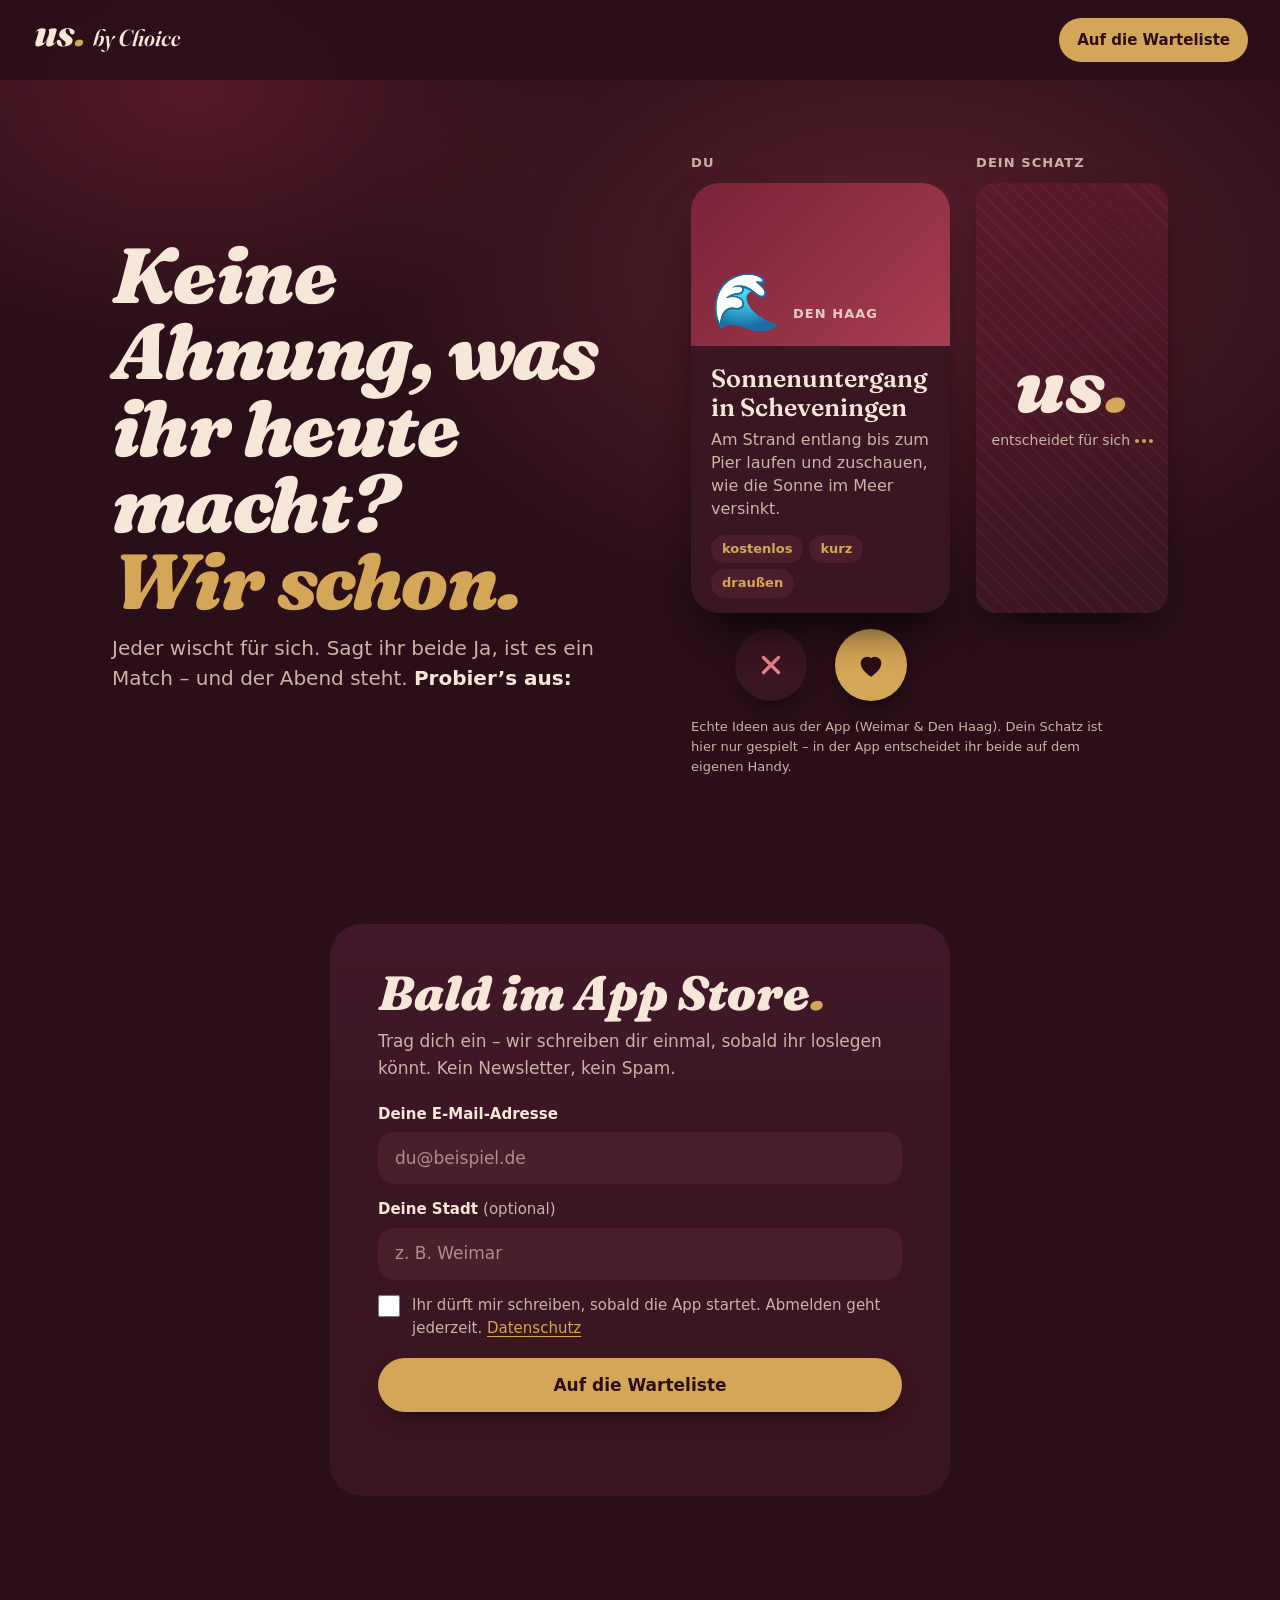
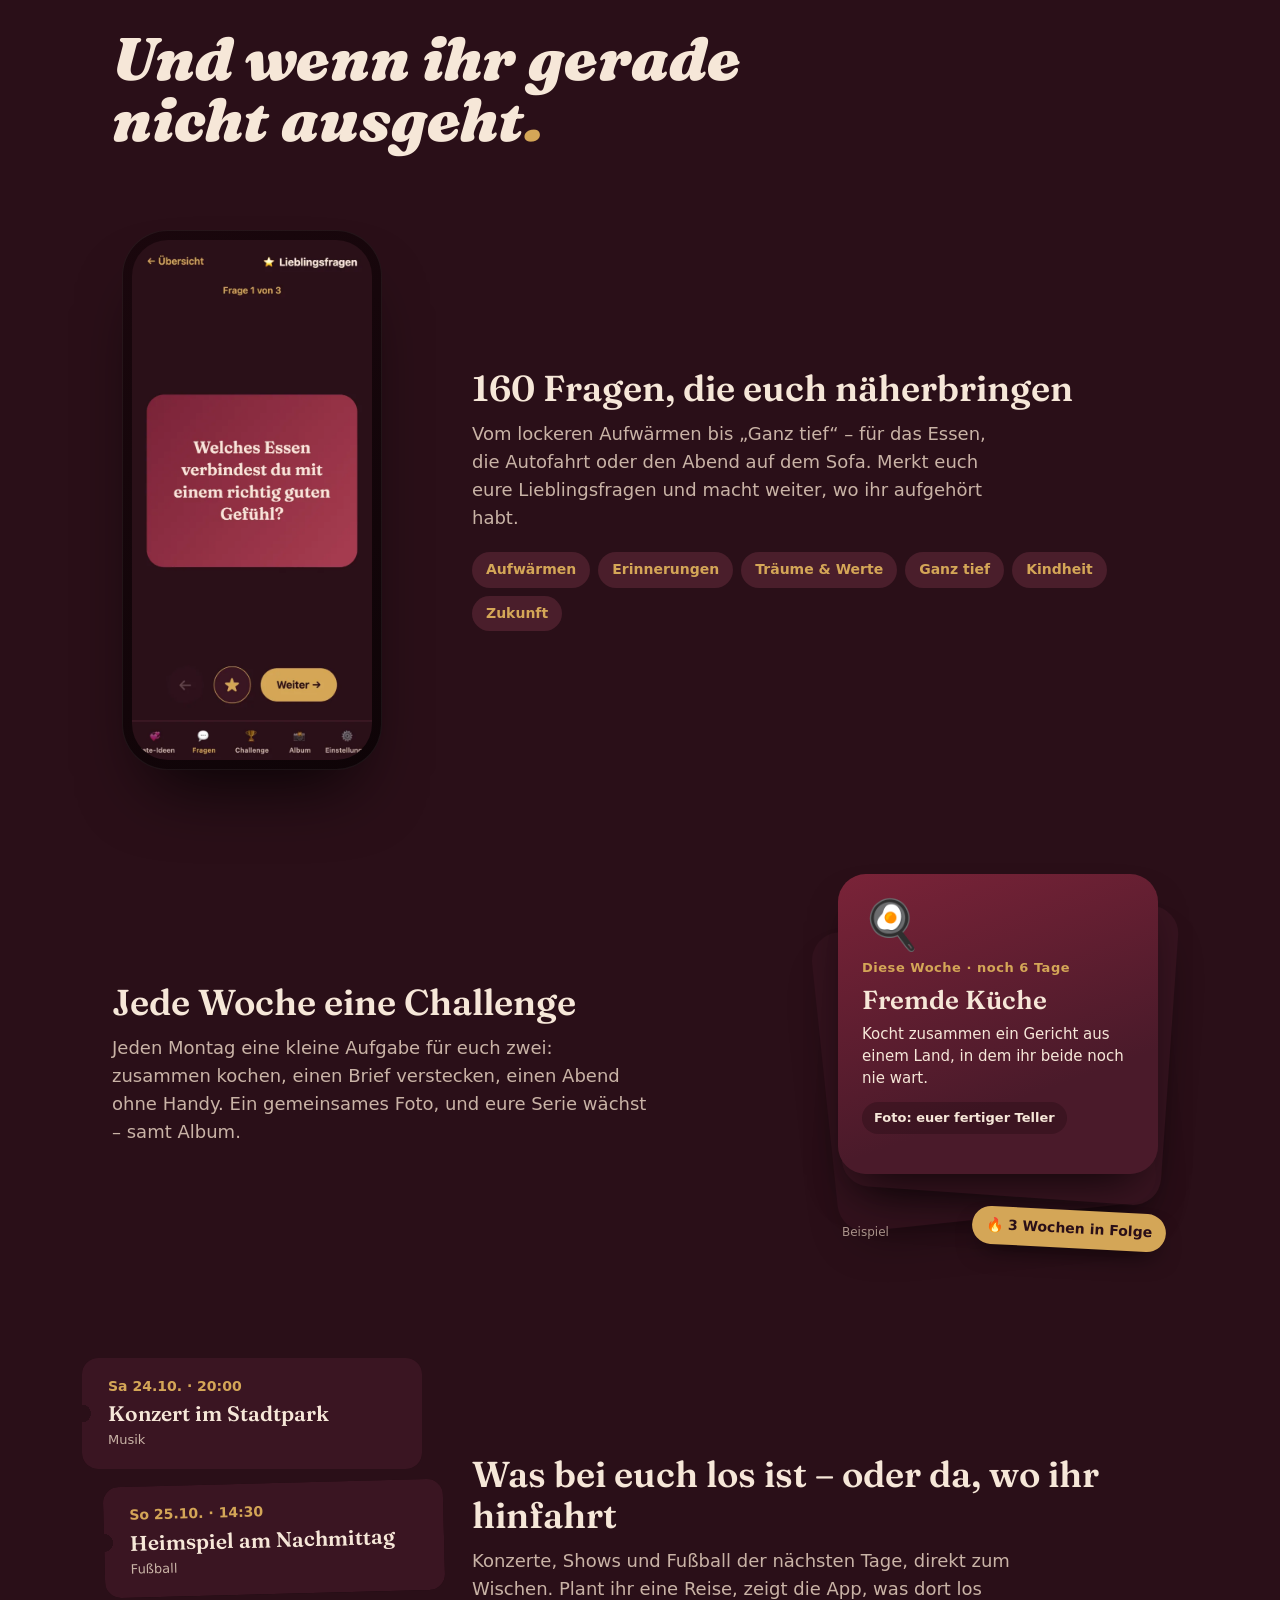
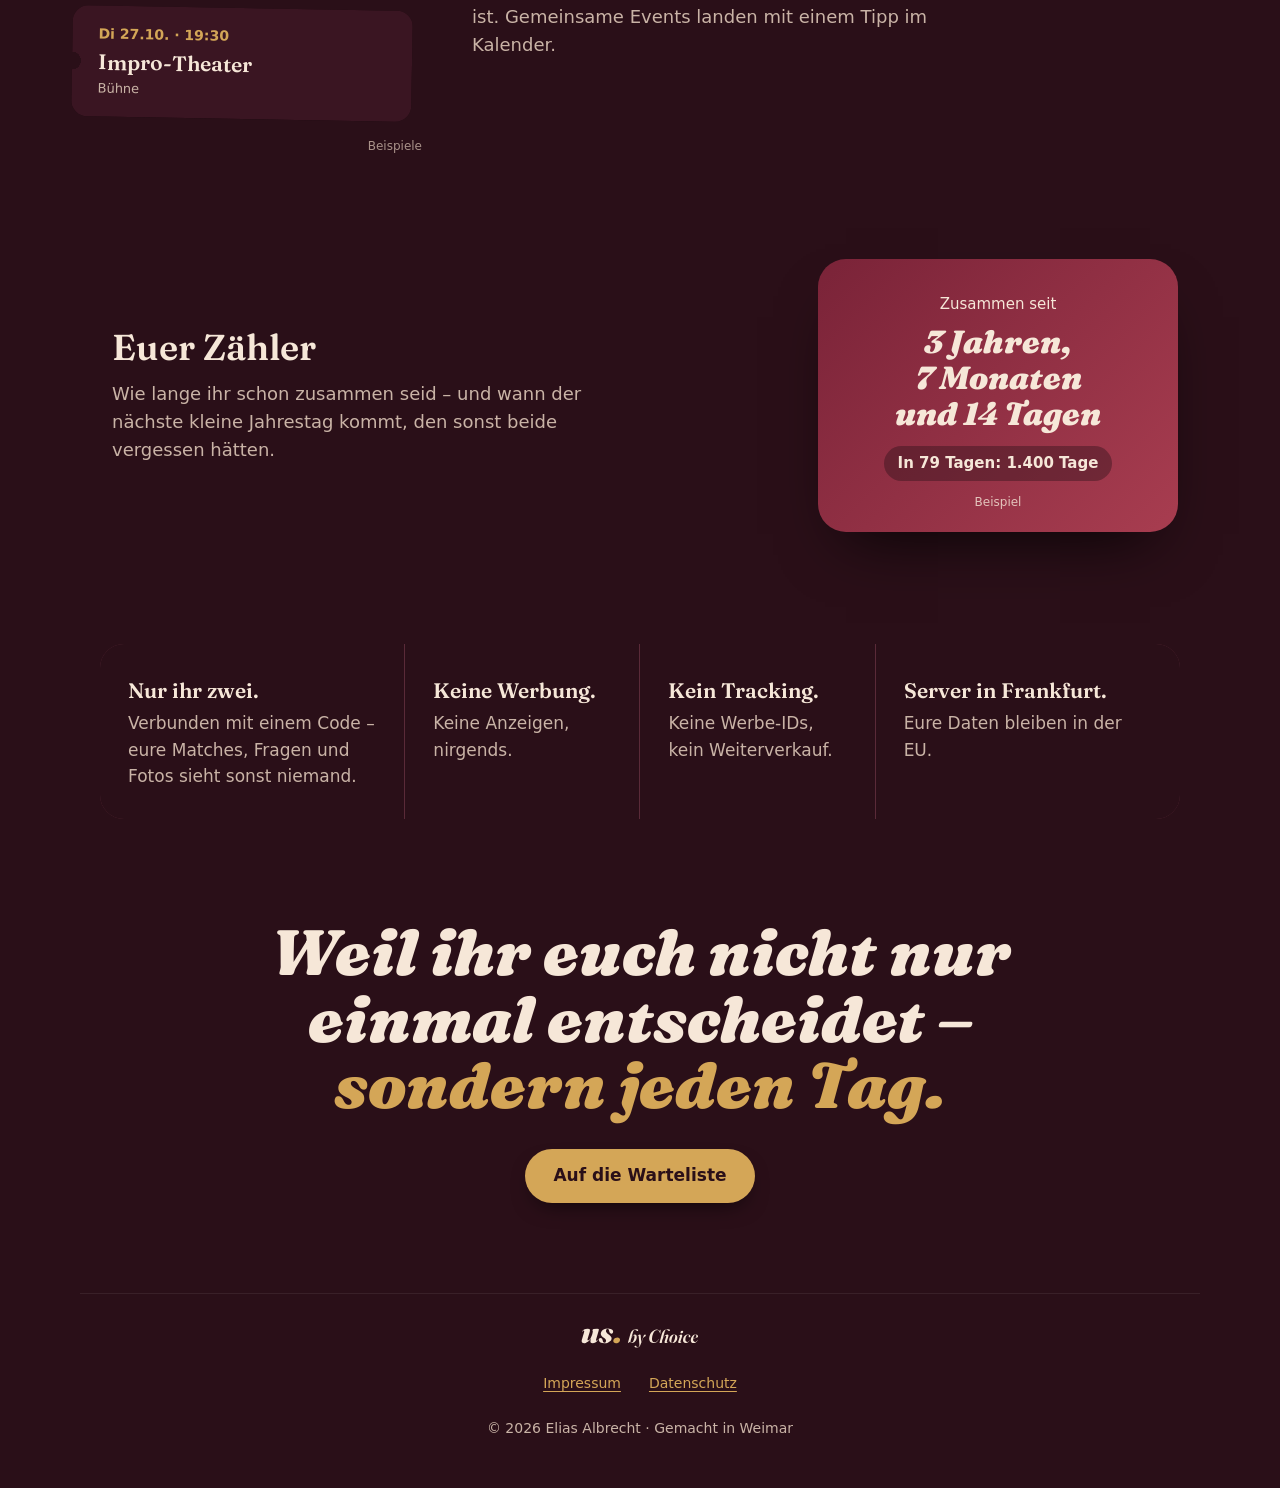
<file: index.html>
<!doctype html>
<html lang="de">
<head>
  <meta charset="utf-8">
  <meta name="viewport" content="width=device-width, initial-scale=1">
  <title>Us by Choice – Keine Ahnung, was ihr heute macht? Wir schon.</title>
  <meta name="description" content="Ihr wischt beide für euch durch Date-Ideen. Sagt ihr beide Ja, habt ihr ein Match – und wisst, was ihr heute macht. Mit echten Orten in eurer Stadt, 160 Fragen und einer Challenge jede Woche.">
  <meta name="theme-color" content="#2A0F18">
  <meta property="og:title" content="Us by Choice – Keine Ahnung, was ihr heute macht? Wir schon.">
  <meta property="og:description" content="Die Date-App für zwei: Ihr wischt beide – bei einem Match wisst ihr, was ihr heute macht.">
  <link rel="preload" href="schrift/Fraunces_900Black_Italic.ttf" as="font" type="font/ttf" crossorigin>
  <link rel="stylesheet" href="stil.css">
  <link rel="icon" href="bilder/favicon.png">
</head>
<body>
<!--
THESIS: Der Besucher erlebt das Match selbst, bevor er liest – zwei Stapel, deiner offen, der deines Schatzes verdeckt; verweigert wird die übliche Hero-Zeile mit Handy-Mockup und Feature-Liste.
OWN-WORLD: Bordeaux-Grund (#2A0F18) mit Samtverlauf, Karten wie in der App (Verlauf #7A2338→#A83D50, Creme-Titel in Fraunces), Gold #D4A657 nur für Ja, Match-Punkt und die eine Hauptaktion; Rückseite der Partnerkarte trägt das „us.“.
STORY: Verstehen (jeder wischt allein) → erleben (Match-Moment) → glauben (Fragen, Challenge, Events, Zähler, privat) → handeln (Warteliste, später App Store).
FIRST VIEWPORT: Oben schmale Leiste mit „us.“ und Warteliste-Knopf; links bzw. oben die Frage in Fraunces 900 kursiv; daneben bzw. darunter die Bühne: deine Karte groß, die Karte deines Schatzes verdeckt, ✕/♥ im Daumenbereich.
FORM: Match zum Ausprobieren, Platz 2 der eigenen Liste, Seed 26b013d6.
FINISH: unreviewed and undocumented is unfinished; this build ends with the finish review, the verdict, DESIGN.md, and every shipping raster carrying its provenance
-->
  <a class="sprung" href="#warteliste">Zur Warteliste springen</a>

  <header class="leiste">
    <a href="#" class="leiste-marke" aria-label="Us by Choice – nach oben"><img src="bilder/wortmarke.svg" alt="" width="152" height="30"></a>
    <a href="#warteliste" class="knopf knopf-klein" data-hauptaktion>Auf die Warteliste</a>
  </header>

  <main>
    <section class="buehne" aria-labelledby="titel">
      <div class="buehne-text">
        <h1 id="titel">Keine Ahnung, was ihr heute macht? <span class="gold-wort">Wir schon<span class="punkt">.</span></span></h1>
        <p class="lead">Jeder wischt für sich. Sagt ihr beide Ja, ist es ein Match – und der Abend steht. <strong>Probier’s aus:</strong></p>
      </div>

      <div class="demo" data-demo tabindex="-1" aria-label="Ausprobieren: Date-Ideen wischen">
        <div class="demo-spalten">
          <div class="demo-spalte demo-du">
            <p class="demo-name">Du</p>
            <div class="stapel" data-stapel>
              <!-- Karten setzt demo.js; ohne JavaScript steht hier eine Beispielkarte -->
              <article class="idee" data-karte>
                <div class="idee-bild" aria-hidden="true"><span class="idee-emoji">🌊</span><span class="idee-ort">Den Haag</span></div>
                <div class="idee-text">
                  <h2 class="idee-titel">Sonnenuntergang in Scheveningen</h2>
                  <p>Am Strand entlang bis zum Pier laufen und zuschauen, wie die Sonne im Meer versinkt.</p>
                  <p class="schilder"><span>kostenlos</span><span>kurz</span><span>draußen</span></p>
                </div>
              </article>
            </div>
          </div>

          <div class="demo-spalte demo-schatz">
            <p class="demo-name">Dein Schatz</p>
            <div class="wende" data-wende>
              <div class="wende-innen">
                <div class="wende-rueck" aria-hidden="true">
                  <span class="monogramm">us<span class="punkt">.</span></span>
                  <span class="wende-hinweis">entscheidet für sich <span class="punkte"><i></i><i></i><i></i></span></span>
                </div>
                <div class="wende-vorn" data-schatz-antwort></div>
              </div>
            </div>
          </div>
        </div>

        <div class="demo-knoepfe">
          <button type="button" class="rund rund-nein" data-nein aria-label="Nein">
            <svg viewBox="0 0 24 24" aria-hidden="true"><path d="M6 6l12 12M18 6L6 18"/></svg>
          </button>
          <button type="button" class="rund rund-ja" data-ja aria-label="Ja">
            <svg viewBox="0 0 24 24" aria-hidden="true"><path d="M12 20.5s-7.5-4.6-7.5-10.2A4.3 4.3 0 0 1 12 7.6a4.3 4.3 0 0 1 7.5 2.7c0 5.6-7.5 10.2-7.5 10.2z"/></svg>
          </button>
        </div>
        <p class="demo-fuss">Echte Ideen aus der App (Weimar &amp; Den Haag). Dein Schatz ist hier nur gespielt – in der App entscheidet ihr beide auf dem eigenen Handy.</p>

        <div class="match" data-match hidden>
          <div class="match-innen" role="dialog" aria-modal="false" aria-labelledby="match-titel">
            <p class="match-emoji" data-match-emoji aria-hidden="true">🌊</p>
            <p class="match-zeile" id="match-titel">Ihr wollt beide<span class="match-punkt" aria-hidden="true"></span><span class="nur-vorlesen">.</span></p>
            <p class="match-idee" data-match-idee>Sonnenuntergang in Scheveningen</p>
            <p class="match-klein">So fühlt sich ein Match an. In der App seht ihr es beide gleichzeitig.</p>
            <a href="#warteliste" class="knopf" data-match-warteliste data-hauptaktion>Auf die Warteliste</a>
            <button type="button" class="leise-knopf" data-weiter>Weiter wischen</button>
          </div>
        </div>

        <div class="ende" data-ende hidden>
          <p class="ende-titel">Das war die Kostprobe<span class="punkt">.</span></p>
          <p>In der App warten über hundert Ideen – echte Orte in eurer Stadt, passend zu Budget, Zeit und Wetter.</p>
          <a href="#warteliste" class="knopf" data-hauptaktion>Auf die Warteliste</a>
          <button type="button" class="leise-knopf" data-nochmal>Nochmal von vorn</button>
        </div>

        <p class="nur-vorlesen" aria-live="polite" data-ansage></p>
      </div>
    </section>

    <section class="warteliste" id="warteliste" aria-labelledby="warteliste-titel">
      <div class="warteliste-karte">
        <h2 id="warteliste-titel">Bald im App Store<span class="punkt">.</span></h2>
        <p class="warteliste-text" data-warteliste-text>Trag dich ein – wir schreiben dir einmal, sobald ihr loslegen könnt. Kein Newsletter, kein Spam.</p>
        <a class="knopf knopf-store" data-store hidden href="#">Laden im App Store</a>
        <form class="formular" data-formular novalidate>
          <div class="feld">
            <label for="email-1">Deine E-Mail-Adresse</label>
            <input id="email-1" name="email" type="email" autocomplete="email" inputmode="email" placeholder="du@beispiel.de" required>
          </div>
          <div class="feld">
            <label for="stadt-1">Deine Stadt <span class="leise">(optional)</span></label>
            <input id="stadt-1" name="stadt" type="text" autocomplete="address-level2" maxlength="60" placeholder="z. B. Weimar">
          </div>
          <div class="versteckt" aria-hidden="true"><label for="feld-b-1">Bitte leer lassen</label><input id="feld-b-1" name="feld-b" type="text" tabindex="-1" autocomplete="off"></div>
          <label class="haken"><input name="einwilligung" type="checkbox"> <span>Ihr dürft mir schreiben, sobald die App startet. Abmelden geht jederzeit. <a href="datenschutz.html">Datenschutz</a></span></label>
          <button type="submit" class="knopf">Auf die Warteliste</button>
          <p class="rueckmeldung" aria-live="polite"></p>
        </form>
      </div>
    </section>

    <section class="kapitel" aria-labelledby="kapitel-titel">
      <h2 id="kapitel-titel" class="kapitel-kopf">Und wenn ihr gerade nicht ausgeht<span class="punkt">.</span></h2>

      <article class="zeile">
        <figure class="handy"><img src="bilder/app-frage.webp" alt="App-Bildschirm mit einer Frage: Welches Essen verbindest du mit einem richtig guten Gefühl?" width="600" height="1298" loading="lazy"></figure>
        <div class="zeile-text">
          <h3>160 Fragen, die euch näherbringen</h3>
          <p>Vom lockeren Aufwärmen bis „Ganz tief“ – für das Essen, die Autofahrt oder den Abend auf dem Sofa. Merkt euch eure Lieblingsfragen und macht weiter, wo ihr aufgehört habt.</p>
          <ul class="rubriken" aria-label="Rubriken">
            <li>Aufwärmen</li><li>Erinnerungen</li><li>Träume &amp; Werte</li><li>Ganz tief</li><li>Kindheit</li><li>Zukunft</li>
          </ul>
        </div>
      </article>

      <article class="zeile zeile-gedreht">
        <div class="challenges" aria-hidden="true">
          <div class="challenge-karte"><span class="ch-emoji">📵</span><span class="ch-woche">Woche 3</span><span class="ch-titel">Handyfreier Abend</span><span class="ch-text">Ein ganzer Abend ohne Handy – Brettspiel, Kochen oder einfach reden.</span></div>
          <div class="challenge-karte"><span class="ch-emoji">✉️</span><span class="ch-woche">Woche 2</span><span class="ch-titel">Brief an uns</span><span class="ch-text">Jeder schreibt einen kurzen Brief an euch beide in einem Jahr.</span></div>
          <div class="challenge-karte ch-oben"><span class="ch-emoji">🍳</span><span class="ch-woche">Diese Woche · noch 6 Tage</span><span class="ch-titel">Fremde Küche</span><span class="ch-text">Kocht zusammen ein Gericht aus einem Land, in dem ihr beide noch nie wart.</span><span class="ch-foto">Foto: euer fertiger Teller</span></div>
          <span class="ch-serie">🔥 3 Wochen in Folge</span>
          <p class="beispiel">Beispiel</p>
        </div>
        <div class="zeile-text">
          <h3>Jede Woche eine Challenge</h3>
          <p>Jeden Montag eine kleine Aufgabe für euch zwei: zusammen kochen, einen Brief verstecken, einen Abend ohne Handy. Ein gemeinsames Foto, und eure Serie wächst – samt Album.</p>
        </div>
      </article>

      <article class="zeile">
        <div class="tickets" aria-hidden="true">
          <div class="ticket"><span class="ticket-zeit">Sa 24.10. · 20:00</span><span class="ticket-titel">Konzert im Stadtpark</span><span class="ticket-art">Musik</span></div>
          <div class="ticket"><span class="ticket-zeit">So 25.10. · 14:30</span><span class="ticket-titel">Heimspiel am Nachmittag</span><span class="ticket-art">Fußball</span></div>
          <div class="ticket"><span class="ticket-zeit">Di 27.10. · 19:30</span><span class="ticket-titel">Impro-Theater</span><span class="ticket-art">Bühne</span></div>
          <p class="beispiel">Beispiele</p>
        </div>
        <div class="zeile-text">
          <h3>Was bei euch los ist – oder da, wo ihr hinfahrt</h3>
          <p>Konzerte, Shows und Fußball der nächsten Tage, direkt zum Wischen. Plant ihr eine Reise, zeigt die App, was dort los ist. Gemeinsame Events landen mit einem Tipp im Kalender.</p>
        </div>
      </article>

      <article class="zeile zeile-gedreht">
        <div class="zaehler" aria-hidden="true">
          <span class="zaehler-klein">Zusammen seit</span>
          <span class="zaehler-zahl">3&nbsp;Jahren, 7&nbsp;Monaten<br>und 14&nbsp;Tagen</span>
          <span class="zaehler-meilenstein">In 79 Tagen: 1.400 Tage</span>
          <p class="beispiel">Beispiel</p>
        </div>
        <div class="zeile-text">
          <h3>Euer Zähler</h3>
          <p>Wie lange ihr schon zusammen seid – und wann der nächste kleine Jahrestag kommt, den sonst beide vergessen hätten.</p>
        </div>
      </article>
    </section>

    <section class="versprechen" aria-labelledby="versprechen-titel">
      <h2 id="versprechen-titel" class="nur-vorlesen">Nur für euch zwei</h2>
      <ul>
        <li class="breit"><strong>Nur ihr zwei.</strong> Verbunden mit einem Code – eure Matches, Fragen und Fotos sieht sonst niemand.</li>
        <li><strong>Keine Werbung.</strong> Keine Anzeigen, nirgends.</li>
        <li><strong>Kein Tracking.</strong> Keine Werbe-IDs, kein Weiterverkauf.</li>
        <li class="breit"><strong>Server in Frankfurt.</strong> Eure Daten bleiben in der EU.</li>
      </ul>
    </section>

    <section class="schluss" aria-labelledby="schluss-titel">
      <h2 id="schluss-titel">Weil ihr euch nicht nur einmal entscheidet&nbsp;– <span class="gold-wort">sondern jeden Tag<span class="punkt">.</span></span></h2>
      <a href="#warteliste" class="knopf" data-hauptaktion>Auf die Warteliste</a>
    </section>
  </main>

  <footer class="fuss">
    <img src="bilder/wortmarke.svg" alt="Us by Choice" width="122" height="24">
    <nav aria-label="Rechtliches"><a href="impressum.html">Impressum</a><a href="datenschutz.html">Datenschutz</a></nav>
    <p>© 2026 Elias Albrecht · Gemacht in Weimar</p>
  </footer>

  <script type="module" src="app.js"></script>
  <script type="module" src="demo.js"></script>
</body>
</html>
</file>
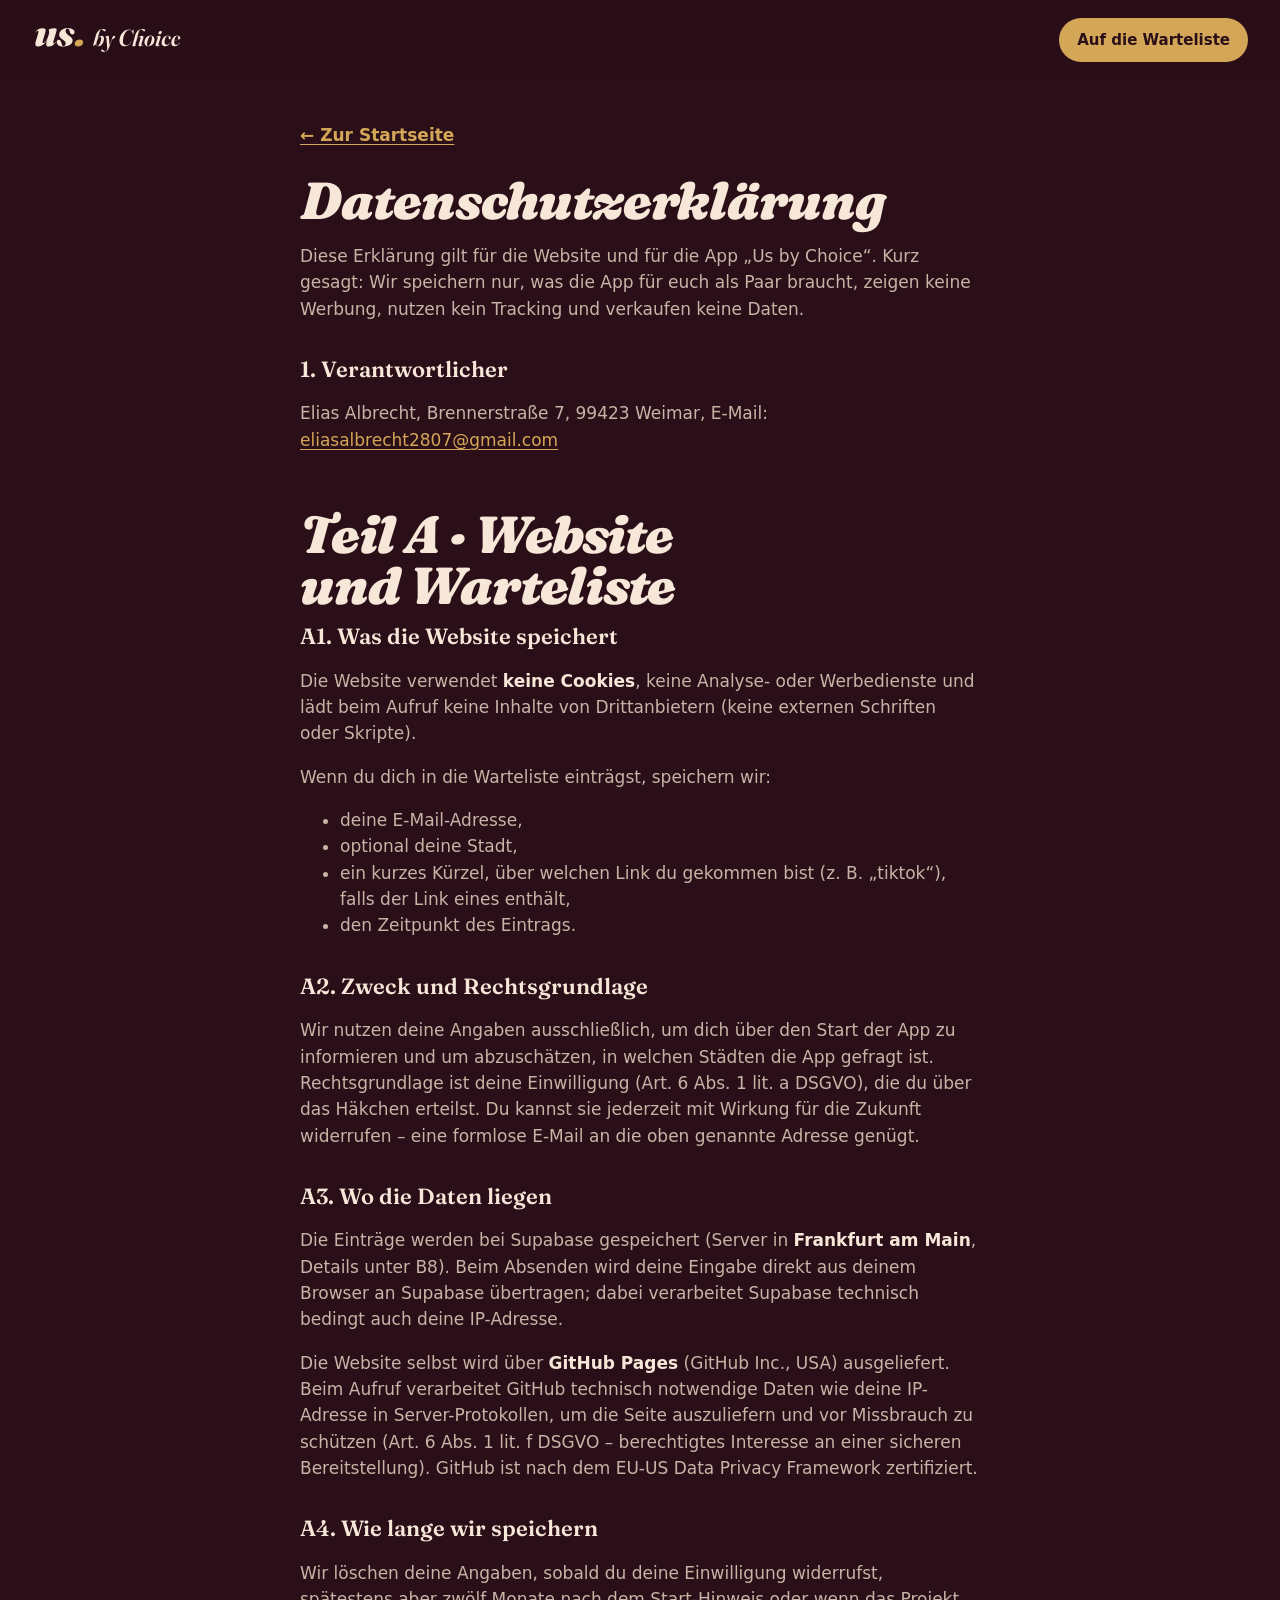
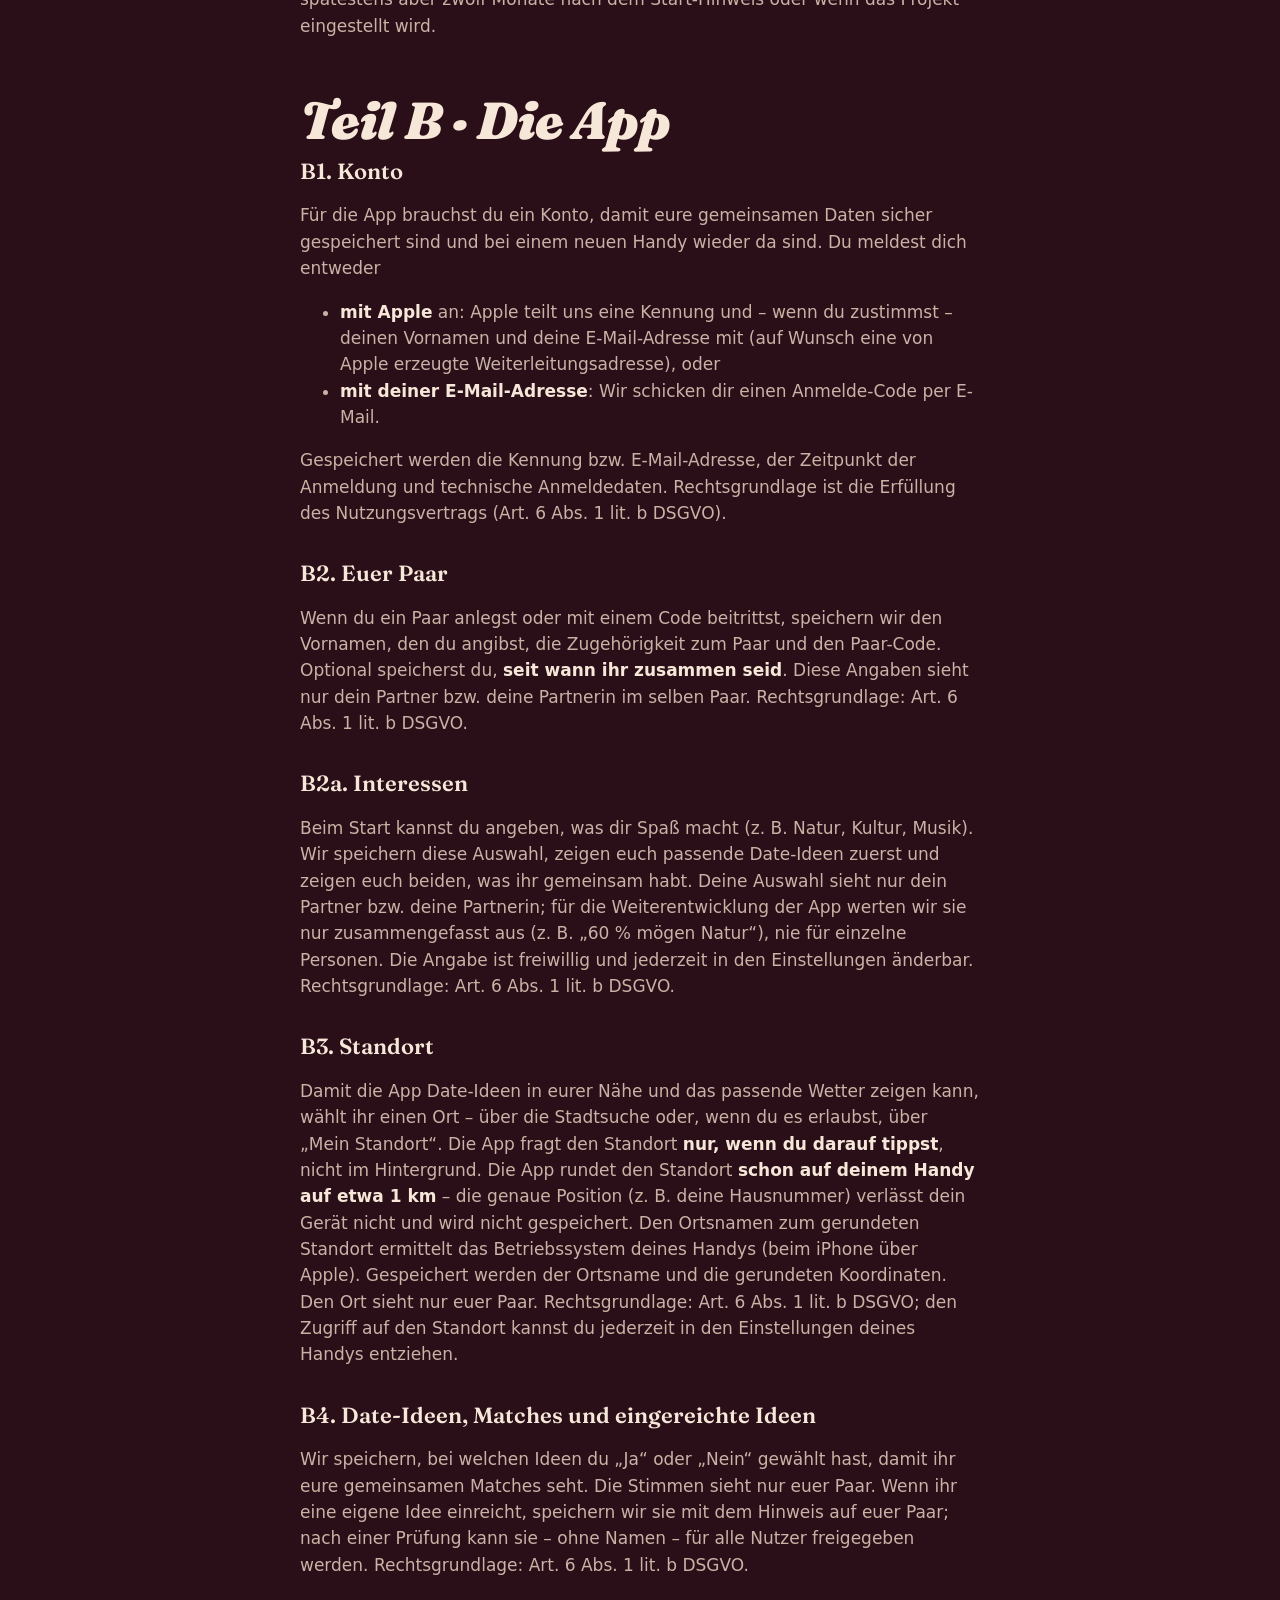
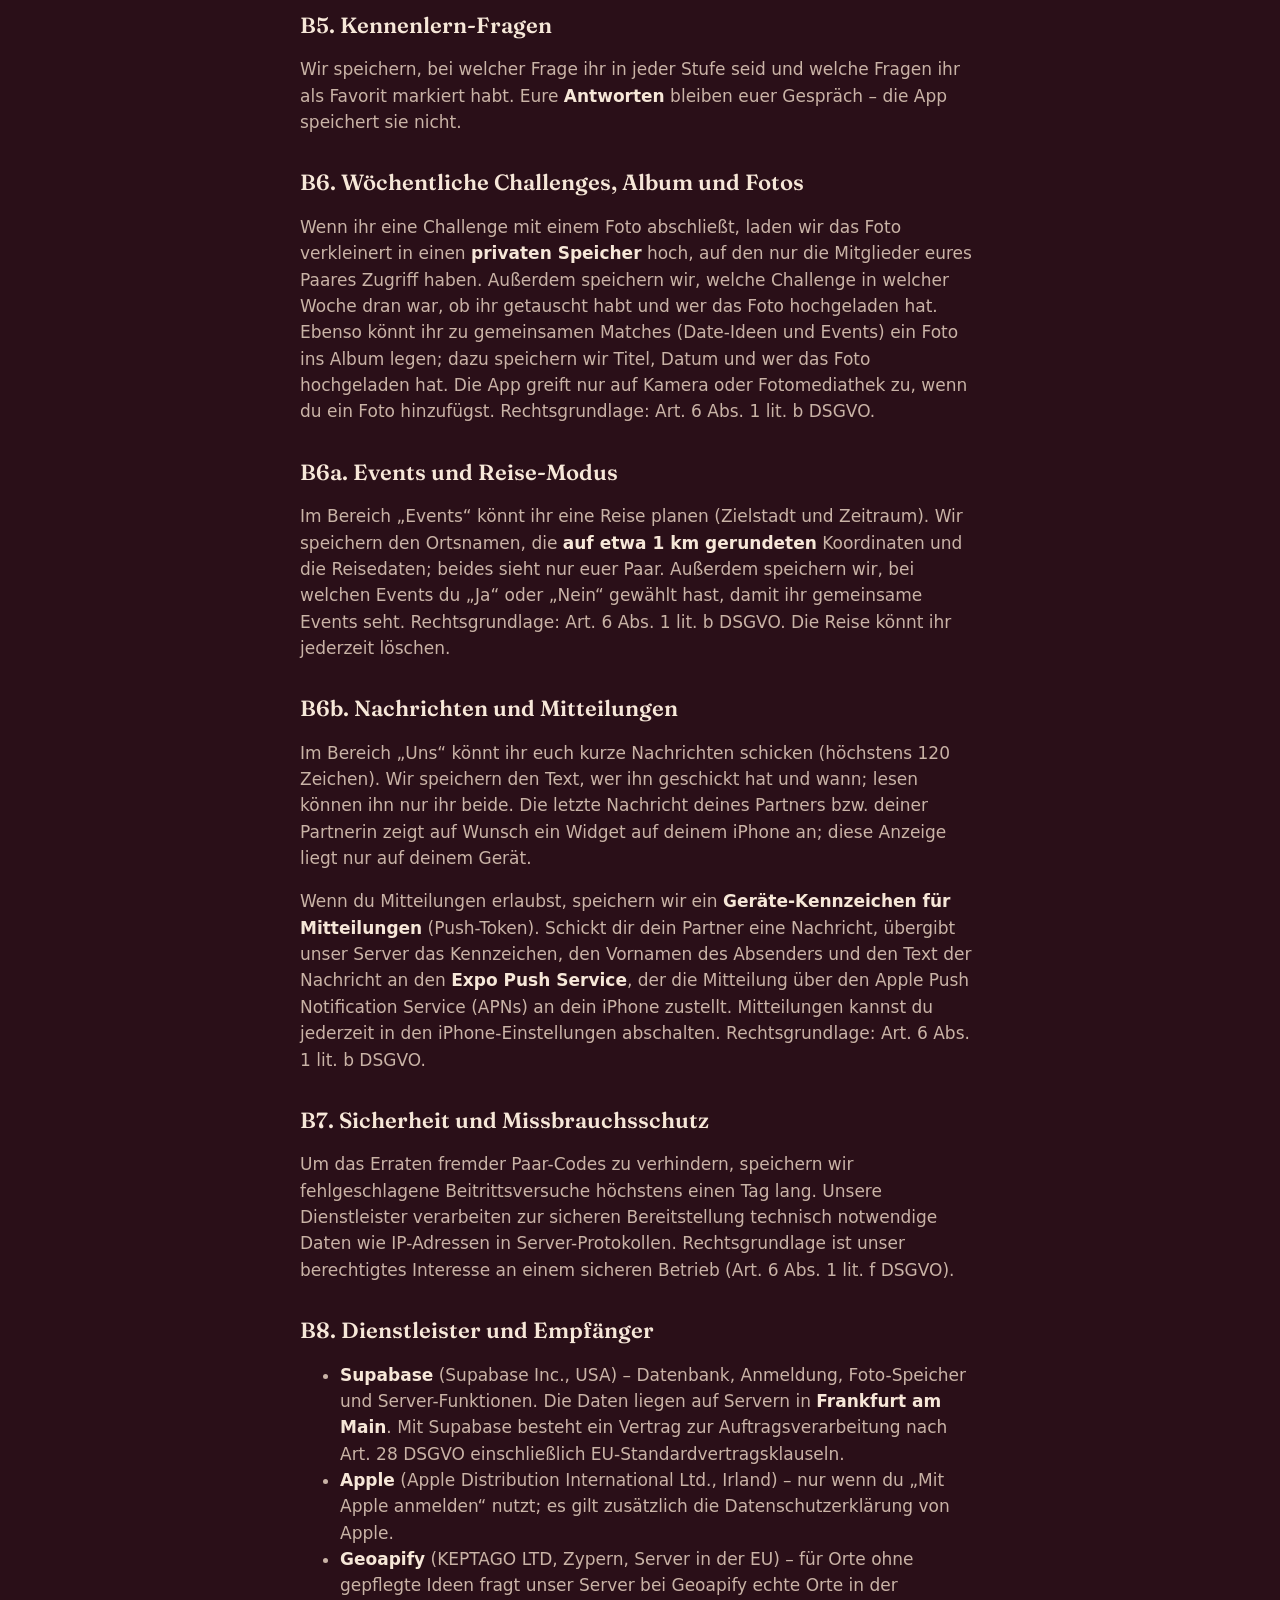
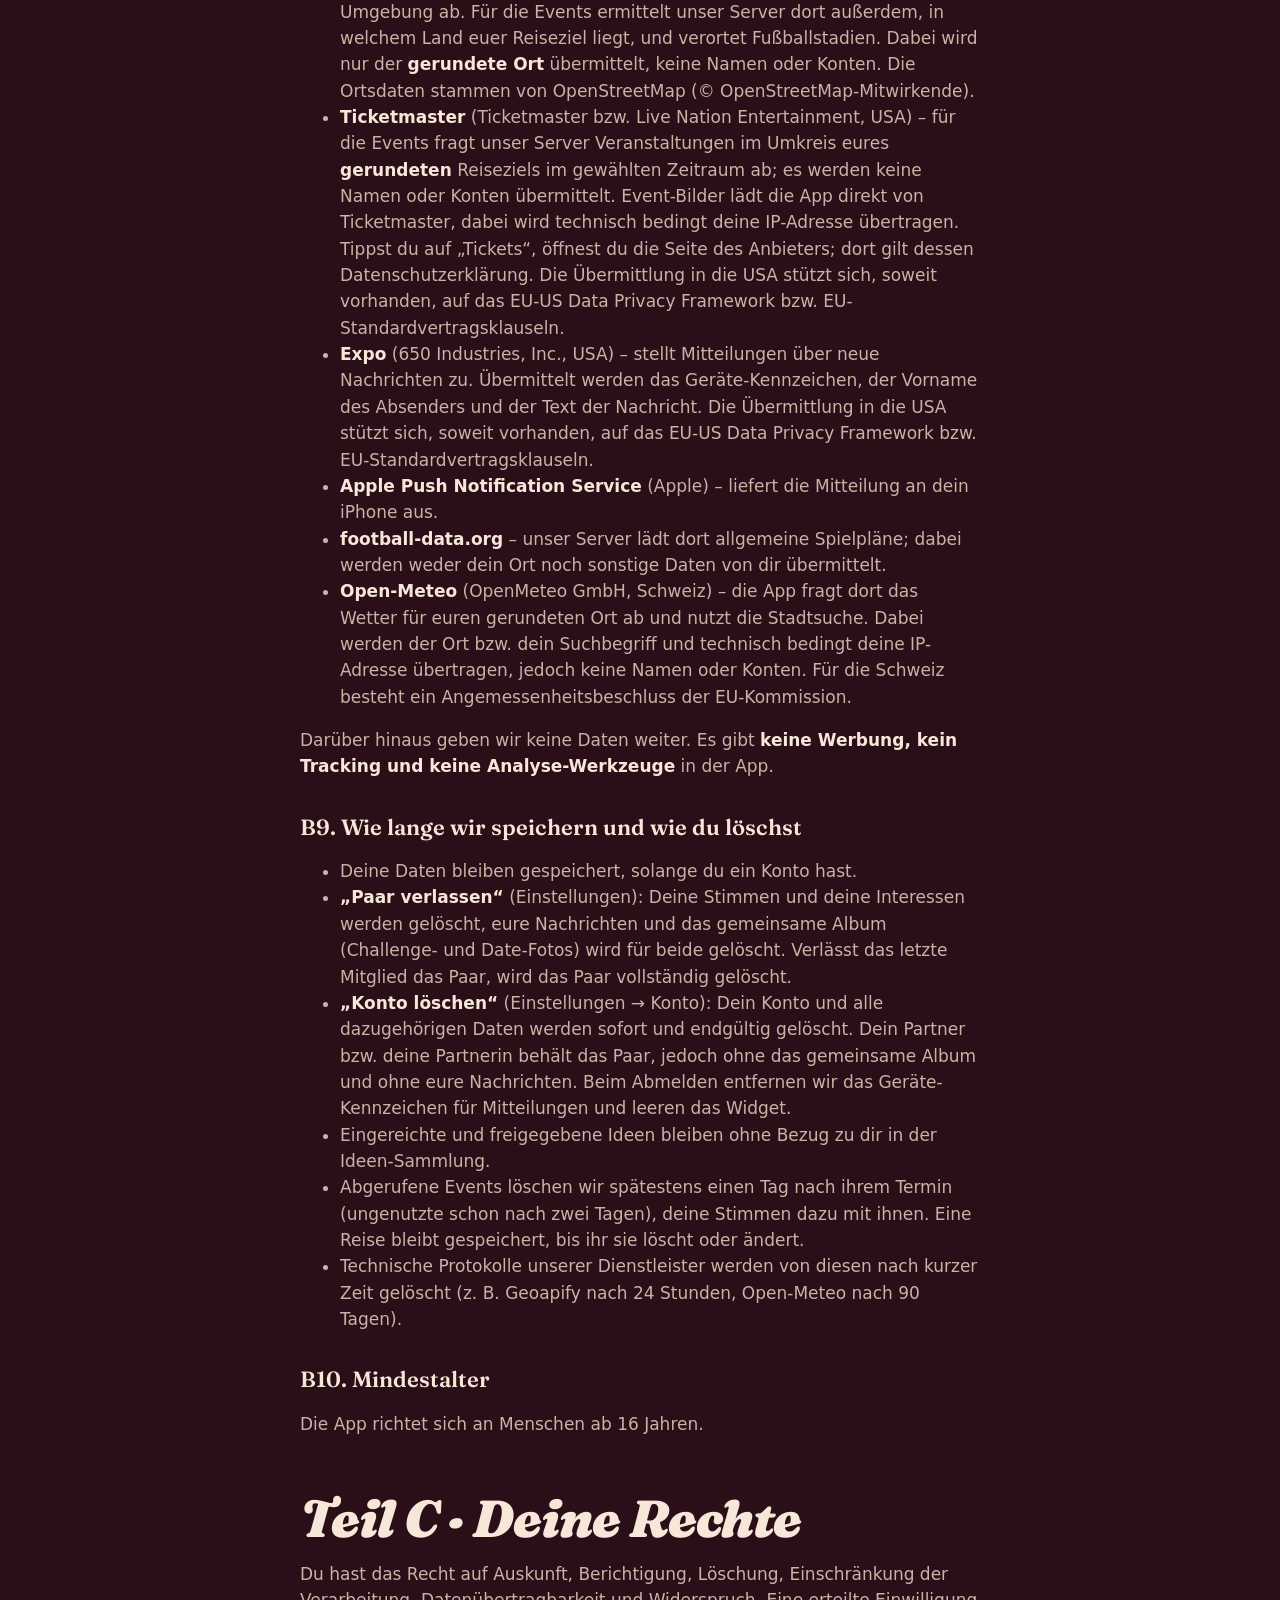
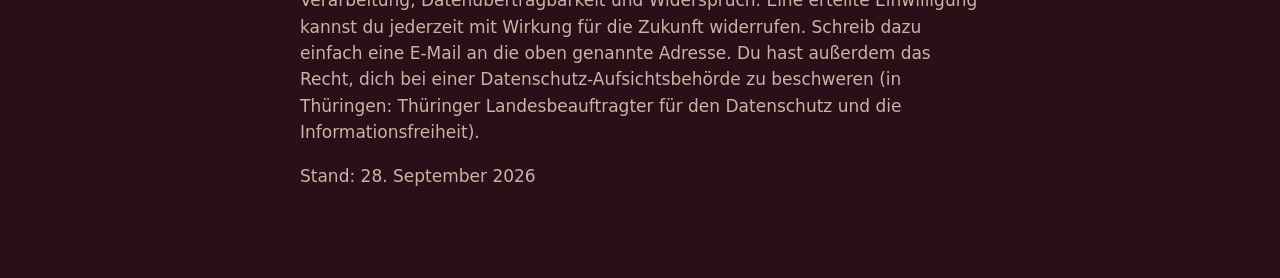
<file: datenschutz.html>
<!doctype html>
<html lang="de">
<head>
  <meta charset="utf-8">
  <meta name="viewport" content="width=device-width, initial-scale=1">
  <title>Datenschutz – Us by Choice</title>
  <meta name="robots" content="noindex">
  <link rel="stylesheet" href="stil.css">
  <link rel="icon" href="bilder/favicon.png">
</head>
<body>
  <header class="leiste">
    <a href="index.html" class="leiste-marke" aria-label="Us by Choice – zur Startseite"><img src="bilder/wortmarke.svg" alt="" width="152" height="30"></a>
    <a href="index.html#warteliste" class="knopf knopf-klein">Auf die Warteliste</a>
  </header>
  <main class="text">
    <p><a class="zurueck" href="index.html">← Zur Startseite</a></p>
    <h1>Datenschutzerklärung</h1>
    <p>Diese Erklärung gilt für die Website und für die App „Us by Choice“. Kurz gesagt: Wir speichern nur, was die App für euch als Paar braucht, zeigen keine Werbung, nutzen kein Tracking und verkaufen keine Daten.</p>

    <h2>1. Verantwortlicher</h2>
    <p>Elias Albrecht, Brennerstraße 7, 99423 Weimar, E-Mail: <a href="mailto:eliasalbrecht2807@gmail.com">eliasalbrecht2807@gmail.com</a></p>

    <h1 id="website">Teil A · Website und Warteliste</h1>

    <h2>A1. Was die Website speichert</h2>
    <p>Die Website verwendet <strong>keine Cookies</strong>, keine Analyse- oder Werbedienste und lädt beim Aufruf keine Inhalte von Drittanbietern (keine externen Schriften oder Skripte).</p>
    <p>Wenn du dich in die Warteliste einträgst, speichern wir:</p>
    <ul>
      <li>deine E-Mail-Adresse,</li>
      <li>optional deine Stadt,</li>
      <li>ein kurzes Kürzel, über welchen Link du gekommen bist (z. B. „tiktok“), falls der Link eines enthält,</li>
      <li>den Zeitpunkt des Eintrags.</li>
    </ul>

    <h2>A2. Zweck und Rechtsgrundlage</h2>
    <p>Wir nutzen deine Angaben ausschließlich, um dich über den Start der App zu informieren und um abzuschätzen, in welchen Städten die App gefragt ist. Rechtsgrundlage ist deine Einwilligung (Art. 6 Abs. 1 lit. a DSGVO), die du über das Häkchen erteilst. Du kannst sie jederzeit mit Wirkung für die Zukunft widerrufen – eine formlose E-Mail an die oben genannte Adresse genügt.</p>

    <h2>A3. Wo die Daten liegen</h2>
    <p>Die Einträge werden bei Supabase gespeichert (Server in <strong>Frankfurt am Main</strong>, Details unter B8). Beim Absenden wird deine Eingabe direkt aus deinem Browser an Supabase übertragen; dabei verarbeitet Supabase technisch bedingt auch deine IP-Adresse.</p>
    <p>Die Website selbst wird über <strong>GitHub Pages</strong> (GitHub Inc., USA) ausgeliefert. Beim Aufruf verarbeitet GitHub technisch notwendige Daten wie deine IP-Adresse in Server-Protokollen, um die Seite auszuliefern und vor Missbrauch zu schützen (Art. 6 Abs. 1 lit. f DSGVO – berechtigtes Interesse an einer sicheren Bereitstellung). GitHub ist nach dem EU-US Data Privacy Framework zertifiziert.</p>

    <h2>A4. Wie lange wir speichern</h2>
    <p>Wir löschen deine Angaben, sobald du deine Einwilligung widerrufst, spätestens aber zwölf Monate nach dem Start-Hinweis oder wenn das Projekt eingestellt wird.</p>

    <h1 id="app">Teil B · Die App</h1>

    <h2>B1. Konto</h2>
    <p>Für die App brauchst du ein Konto, damit eure gemeinsamen Daten sicher gespeichert sind und bei einem neuen Handy wieder da sind. Du meldest dich entweder</p>
    <ul>
      <li><strong>mit Apple</strong> an: Apple teilt uns eine Kennung und – wenn du zustimmst – deinen Vornamen und deine E-Mail-Adresse mit (auf Wunsch eine von Apple erzeugte Weiterleitungsadresse), oder</li>
      <li><strong>mit deiner E-Mail-Adresse</strong>: Wir schicken dir einen Anmelde-Code per E-Mail.</li>
    </ul>
    <p>Gespeichert werden die Kennung bzw. E-Mail-Adresse, der Zeitpunkt der Anmeldung und technische Anmeldedaten. Rechtsgrundlage ist die Erfüllung des Nutzungsvertrags (Art. 6 Abs. 1 lit. b DSGVO).</p>

    <h2>B2. Euer Paar</h2>
    <p>Wenn du ein Paar anlegst oder mit einem Code beitrittst, speichern wir den Vornamen, den du angibst, die Zugehörigkeit zum Paar und den Paar-Code. Optional speicherst du, <strong>seit wann ihr zusammen seid</strong>. Diese Angaben sieht nur dein Partner bzw. deine Partnerin im selben Paar. Rechtsgrundlage: Art. 6 Abs. 1 lit. b DSGVO.</p>

    <h2>B2a. Interessen</h2>
    <p>Beim Start kannst du angeben, was dir Spaß macht (z. B. Natur, Kultur, Musik). Wir speichern diese Auswahl, zeigen euch passende Date-Ideen zuerst und zeigen euch beiden, was ihr gemeinsam habt. Deine Auswahl sieht nur dein Partner bzw. deine Partnerin; für die Weiterentwicklung der App werten wir sie nur zusammengefasst aus (z. B. „60 % mögen Natur“), nie für einzelne Personen. Die Angabe ist freiwillig und jederzeit in den Einstellungen änderbar. Rechtsgrundlage: Art. 6 Abs. 1 lit. b DSGVO.</p>

    <h2>B3. Standort</h2>
    <p>Damit die App Date-Ideen in eurer Nähe und das passende Wetter zeigen kann, wählt ihr einen Ort – über die Stadtsuche oder, wenn du es erlaubst, über „Mein Standort“. Die App fragt den Standort <strong>nur, wenn du darauf tippst</strong>, nicht im Hintergrund. Die App rundet den Standort <strong>schon auf deinem Handy auf etwa 1 km</strong> – die genaue Position (z. B. deine Hausnummer) verlässt dein Gerät nicht und wird nicht gespeichert. Den Ortsnamen zum gerundeten Standort ermittelt das Betriebssystem deines Handys (beim iPhone über Apple). Gespeichert werden der Ortsname und die gerundeten Koordinaten. Den Ort sieht nur euer Paar. Rechtsgrundlage: Art. 6 Abs. 1 lit. b DSGVO; den Zugriff auf den Standort kannst du jederzeit in den Einstellungen deines Handys entziehen.</p>

    <h2>B4. Date-Ideen, Matches und eingereichte Ideen</h2>
    <p>Wir speichern, bei welchen Ideen du „Ja“ oder „Nein“ gewählt hast, damit ihr eure gemeinsamen Matches seht. Die Stimmen sieht nur euer Paar. Wenn ihr eine eigene Idee einreicht, speichern wir sie mit dem Hinweis auf euer Paar; nach einer Prüfung kann sie – ohne Namen – für alle Nutzer freigegeben werden. Rechtsgrundlage: Art. 6 Abs. 1 lit. b DSGVO.</p>

    <h2>B5. Kennenlern-Fragen</h2>
    <p>Wir speichern, bei welcher Frage ihr in jeder Stufe seid und welche Fragen ihr als Favorit markiert habt. Eure <strong>Antworten</strong> bleiben euer Gespräch – die App speichert sie nicht.</p>

    <h2>B6. Wöchentliche Challenges, Album und Fotos</h2>
    <p>Wenn ihr eine Challenge mit einem Foto abschließt, laden wir das Foto verkleinert in einen <strong>privaten Speicher</strong> hoch, auf den nur die Mitglieder eures Paares Zugriff haben. Außerdem speichern wir, welche Challenge in welcher Woche dran war, ob ihr getauscht habt und wer das Foto hochgeladen hat. Ebenso könnt ihr zu gemeinsamen Matches (Date-Ideen und Events) ein Foto ins Album legen; dazu speichern wir Titel, Datum und wer das Foto hochgeladen hat. Die App greift nur auf Kamera oder Fotomediathek zu, wenn du ein Foto hinzufügst. Rechtsgrundlage: Art. 6 Abs. 1 lit. b DSGVO.</p>

    <h2>B6a. Events und Reise-Modus</h2>
    <p>Im Bereich „Events“ könnt ihr eine Reise planen (Zielstadt und Zeitraum). Wir speichern den Ortsnamen, die <strong>auf etwa 1 km gerundeten</strong> Koordinaten und die Reisedaten; beides sieht nur euer Paar. Außerdem speichern wir, bei welchen Events du „Ja“ oder „Nein“ gewählt hast, damit ihr gemeinsame Events seht. Rechtsgrundlage: Art. 6 Abs. 1 lit. b DSGVO. Die Reise könnt ihr jederzeit löschen.</p>

    <h2>B6b. Nachrichten und Mitteilungen</h2>
    <p>Im Bereich „Uns“ könnt ihr euch kurze Nachrichten schicken (höchstens 120 Zeichen). Wir speichern den Text, wer ihn geschickt hat und wann; lesen können ihn nur ihr beide. Die letzte Nachricht deines Partners bzw. deiner Partnerin zeigt auf Wunsch ein Widget auf deinem iPhone an; diese Anzeige liegt nur auf deinem Gerät.</p>
    <p>Wenn du Mitteilungen erlaubst, speichern wir ein <strong>Geräte-Kennzeichen für Mitteilungen</strong> (Push-Token). Schickt dir dein Partner eine Nachricht, übergibt unser Server das Kennzeichen, den Vornamen des Absenders und den Text der Nachricht an den <strong>Expo Push Service</strong>, der die Mitteilung über den Apple Push Notification Service (APNs) an dein iPhone zustellt. Mitteilungen kannst du jederzeit in den iPhone-Einstellungen abschalten. Rechtsgrundlage: Art. 6 Abs. 1 lit. b DSGVO.</p>

    <h2>B7. Sicherheit und Missbrauchsschutz</h2>
    <p>Um das Erraten fremder Paar-Codes zu verhindern, speichern wir fehlgeschlagene Beitrittsversuche höchstens einen Tag lang. Unsere Dienstleister verarbeiten zur sicheren Bereitstellung technisch notwendige Daten wie IP-Adressen in Server-Protokollen. Rechtsgrundlage ist unser berechtigtes Interesse an einem sicheren Betrieb (Art. 6 Abs. 1 lit. f DSGVO).</p>

    <h2>B8. Dienstleister und Empfänger</h2>
    <ul>
      <li><strong>Supabase</strong> (Supabase Inc., USA) – Datenbank, Anmeldung, Foto-Speicher und Server-Funktionen. Die Daten liegen auf Servern in <strong>Frankfurt am Main</strong>. Mit Supabase besteht ein Vertrag zur Auftragsverarbeitung nach Art. 28 DSGVO einschließlich EU-Standardvertragsklauseln.</li>
      <li><strong>Apple</strong> (Apple Distribution International Ltd., Irland) – nur wenn du „Mit Apple anmelden“ nutzt; es gilt zusätzlich die Datenschutzerklärung von Apple.</li>
      <li><strong>Geoapify</strong> (KEPTAGO LTD, Zypern, Server in der EU) – für Orte ohne gepflegte Ideen fragt unser Server bei Geoapify echte Orte in der Umgebung ab. Für die Events ermittelt unser Server dort außerdem, in welchem Land euer Reiseziel liegt, und verortet Fußballstadien. Dabei wird nur der <strong>gerundete Ort</strong> übermittelt, keine Namen oder Konten. Die Ortsdaten stammen von OpenStreetMap (© OpenStreetMap-Mitwirkende).</li>
      <li><strong>Ticketmaster</strong> (Ticketmaster bzw. Live Nation Entertainment, USA) – für die Events fragt unser Server Veranstaltungen im Umkreis eures <strong>gerundeten</strong> Reiseziels im gewählten Zeitraum ab; es werden keine Namen oder Konten übermittelt. Event-Bilder lädt die App direkt von Ticketmaster, dabei wird technisch bedingt deine IP-Adresse übertragen. Tippst du auf „Tickets“, öffnest du die Seite des Anbieters; dort gilt dessen Datenschutzerklärung. Die Übermittlung in die USA stützt sich, soweit vorhanden, auf das EU-US Data Privacy Framework bzw. EU-Standardvertragsklauseln.</li>
      <li><strong>Expo</strong> (650 Industries, Inc., USA) – stellt Mitteilungen über neue Nachrichten zu. Übermittelt werden das Geräte-Kennzeichen, der Vorname des Absenders und der Text der Nachricht. Die Übermittlung in die USA stützt sich, soweit vorhanden, auf das EU-US Data Privacy Framework bzw. EU-Standardvertragsklauseln.</li>
      <li><strong>Apple Push Notification Service</strong> (Apple) – liefert die Mitteilung an dein iPhone aus.</li>
      <li><strong>football-data.org</strong> – unser Server lädt dort allgemeine Spielpläne; dabei werden weder dein Ort noch sonstige Daten von dir übermittelt.</li>
      <li><strong>Open-Meteo</strong> (OpenMeteo GmbH, Schweiz) – die App fragt dort das Wetter für euren gerundeten Ort ab und nutzt die Stadtsuche. Dabei werden der Ort bzw. dein Suchbegriff und technisch bedingt deine IP-Adresse übertragen, jedoch keine Namen oder Konten. Für die Schweiz besteht ein Angemessenheitsbeschluss der EU-Kommission.</li>
    </ul>
    <p>Darüber hinaus geben wir keine Daten weiter. Es gibt <strong>keine Werbung, kein Tracking und keine Analyse-Werkzeuge</strong> in der App.</p>

    <h2>B9. Wie lange wir speichern und wie du löschst</h2>
    <ul>
      <li>Deine Daten bleiben gespeichert, solange du ein Konto hast.</li>
      <li><strong>„Paar verlassen“</strong> (Einstellungen): Deine Stimmen und deine Interessen werden gelöscht, eure Nachrichten und das gemeinsame Album (Challenge- und Date-Fotos) wird für beide gelöscht. Verlässt das letzte Mitglied das Paar, wird das Paar vollständig gelöscht.</li>
      <li><strong>„Konto löschen“</strong> (Einstellungen → Konto): Dein Konto und alle dazugehörigen Daten werden sofort und endgültig gelöscht. Dein Partner bzw. deine Partnerin behält das Paar, jedoch ohne das gemeinsame Album und ohne eure Nachrichten. Beim Abmelden entfernen wir das Geräte-Kennzeichen für Mitteilungen und leeren das Widget.</li>
      <li>Eingereichte und freigegebene Ideen bleiben ohne Bezug zu dir in der Ideen-Sammlung.</li>
      <li>Abgerufene Events löschen wir spätestens einen Tag nach ihrem Termin (ungenutzte schon nach zwei Tagen), deine Stimmen dazu mit ihnen. Eine Reise bleibt gespeichert, bis ihr sie löscht oder ändert.</li>
      <li>Technische Protokolle unserer Dienstleister werden von diesen nach kurzer Zeit gelöscht (z. B. Geoapify nach 24 Stunden, Open-Meteo nach 90 Tagen).</li>
    </ul>

    <h2>B10. Mindestalter</h2>
    <p>Die App richtet sich an Menschen ab 16 Jahren.</p>

    <h1 id="rechte">Teil C · Deine Rechte</h1>
    <p>Du hast das Recht auf Auskunft, Berichtigung, Löschung, Einschränkung der Verarbeitung, Datenübertragbarkeit und Widerspruch. Eine erteilte Einwilligung kannst du jederzeit mit Wirkung für die Zukunft widerrufen. Schreib dazu einfach eine E-Mail an die oben genannte Adresse. Du hast außerdem das Recht, dich bei einer Datenschutz-Aufsichtsbehörde zu beschweren (in Thüringen: Thüringer Landesbeauftragter für den Datenschutz und die Informationsfreiheit).</p>

    <p class="leise">Stand: 28. September 2026</p>
  </main>
</body>
</html>
</file>
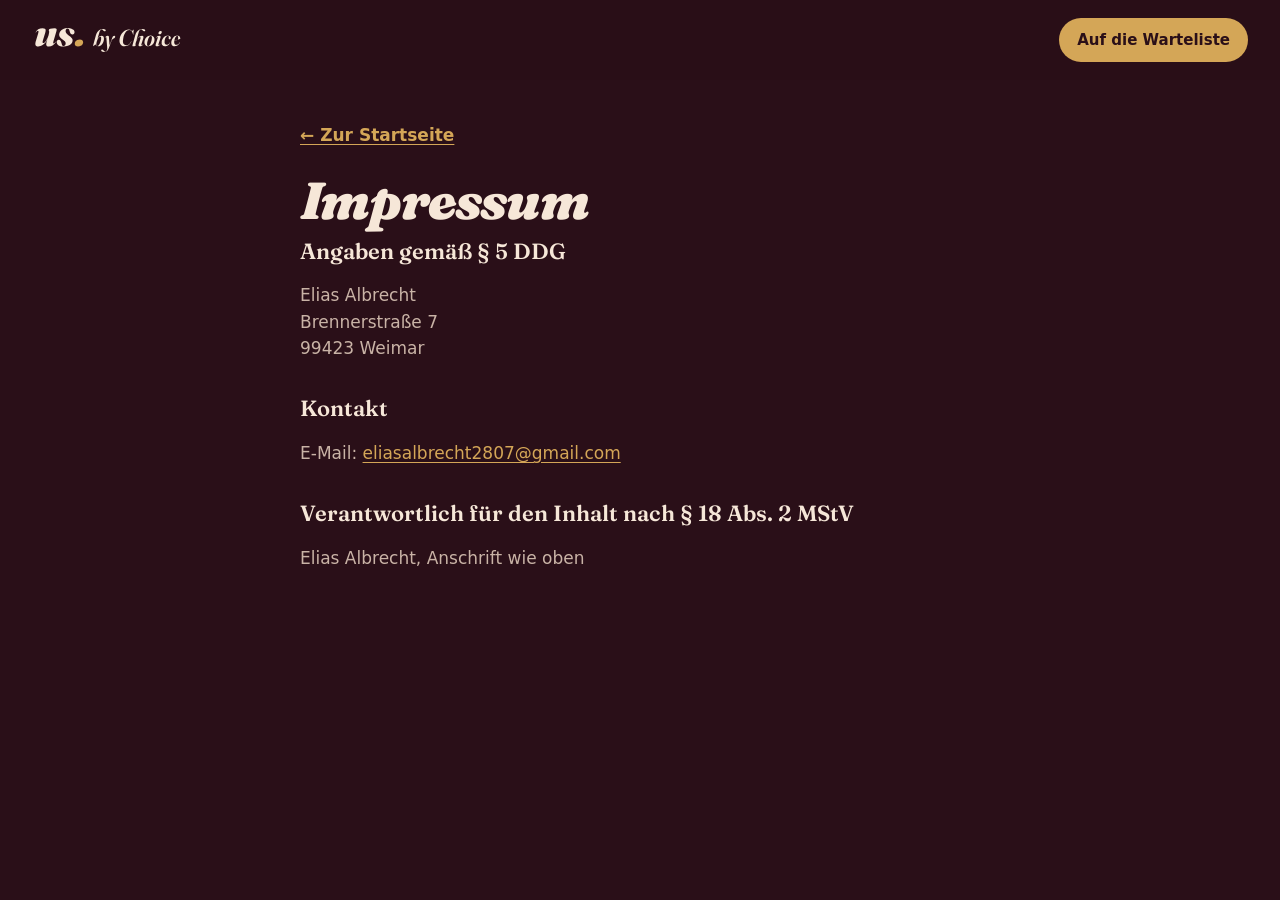
<file: impressum.html>
<!doctype html>
<html lang="de">
<head>
  <meta charset="utf-8">
  <meta name="viewport" content="width=device-width, initial-scale=1">
  <title>Impressum – Us by Choice</title>
  <meta name="robots" content="noindex">
  <link rel="stylesheet" href="stil.css">
  <link rel="icon" href="bilder/favicon.png">
</head>
<body>
  <header class="leiste">
    <a href="index.html" class="leiste-marke" aria-label="Us by Choice – zur Startseite"><img src="bilder/wortmarke.svg" alt="" width="152" height="30"></a>
    <a href="index.html#warteliste" class="knopf knopf-klein">Auf die Warteliste</a>
  </header>
  <main class="text">
    <p><a class="zurueck" href="index.html">← Zur Startseite</a></p>
    <h1>Impressum</h1>
    <h2>Angaben gemäß § 5 DDG</h2>
    <p>
      Elias Albrecht<br>
      Brennerstraße 7<br>
      99423 Weimar
    </p>
    <h2>Kontakt</h2>
    <p>E-Mail: <a href="mailto:eliasalbrecht2807@gmail.com">eliasalbrecht2807@gmail.com</a></p>
    <h2>Verantwortlich für den Inhalt nach § 18 Abs. 2 MStV</h2>
    <p>Elias Albrecht, Anschrift wie oben</p>
  </main>
</body>
</html>
</file>
<file: stil.css>
/* Us by Choice – Website. Welt: Bordeaux & Gold, Fraunces aus dem Logo, Karten wie in der App. */

@font-face {
  font-family: 'Fraunces';
  src: url('schrift/Fraunces_600SemiBold.ttf') format('truetype');
  font-weight: 600;
  font-style: normal;
  font-display: swap;
}
@font-face {
  font-family: 'Fraunces';
  src: url('schrift/Fraunces_900Black_Italic.ttf') format('truetype');
  font-weight: 900;
  font-style: italic;
  font-display: swap;
}

:root {
  --grund: #2a0f18;
  --karte: #3a1522;
  --chip: #4a1e2b;
  --rand: #5a2a38;
  --samt: #7a2338;
  --samt-hell: #a83d50;
  --text: #f6e7d8;
  --leise: #c9b3a6;
  --gold: #d4a657;
  --gold-hell: #e6c27f;
  --auf-gold: #2a0f18;
  --rot: #e8808e;
  --anzeige: 'Fraunces', Georgia, serif;
  --schrift: -apple-system, BlinkMacSystemFont, 'SF Pro Text', system-ui, 'Segoe UI', Roboto, sans-serif;
  --breite: 1120px;
  --weich: cubic-bezier(0.22, 1, 0.36, 1);
  --federnd: cubic-bezier(0.34, 1.56, 0.64, 1);
}

* { box-sizing: border-box; }

html { scroll-behavior: smooth; }
@media (prefers-reduced-motion: reduce) { html { scroll-behavior: auto; } }

body {
  margin: 0;
  background: var(--grund);
  color: var(--text);
  font-family: var(--schrift);
  font-size: 17px;
  line-height: 1.55;
  -webkit-font-smoothing: antialiased;
  overflow-x: clip;
}
html { overflow-x: clip; }

::selection { background: var(--gold); color: var(--auf-gold); }

a { color: var(--gold); text-underline-offset: 3px; }
a:hover { color: var(--gold-hell); }
:focus-visible { outline: 3px solid var(--gold); outline-offset: 3px; border-radius: 6px; }

img { max-width: 100%; display: block; }
[hidden] { display: none !important; }

.nur-vorlesen {
  position: absolute !important;
  width: 1px; height: 1px; padding: 0; margin: -1px;
  overflow: hidden; clip: rect(0, 0, 0, 0); white-space: nowrap; border: 0;
}
.versteckt { position: absolute; left: -9999px; width: 1px; height: 1px; overflow: hidden; }

.sprung {
  position: absolute; left: 12px; top: -60px; z-index: 50;
  background: var(--gold); color: var(--auf-gold); padding: 10px 16px; border-radius: 999px; font-weight: 700;
}
.sprung:focus { top: 12px; }

.punkt { color: var(--gold); }
.gold-wort { color: var(--gold); white-space: nowrap; }
.leise { color: var(--leise); font-weight: 400; }

/* ---------- Knöpfe ---------- */
.knopf {
  display: inline-flex; align-items: center; justify-content: center;
  min-height: 54px; padding: 0 28px;
  border: 0; border-radius: 999px;
  background: var(--gold); color: var(--auf-gold);
  font: 700 17px/1 var(--schrift); text-decoration: none; cursor: pointer;
  box-shadow: 0 10px 22px -10px rgba(0, 0, 0, 0.7);
  transition: transform 0.15s var(--weich), box-shadow 0.2s var(--weich), background 0.2s;
}
.knopf:hover { color: var(--auf-gold); background: var(--gold-hell); }
.knopf:active { transform: scale(0.97); }
.knopf:disabled { opacity: 0.55; cursor: default; }
.knopf-klein { min-height: 44px; padding: 0 18px; font-size: 15px; box-shadow: none; }

.leise-knopf {
  min-height: 44px; padding: 0 16px;
  background: none; border: 0; color: var(--leise);
  font: 600 15px var(--schrift); cursor: pointer; text-decoration: underline; text-underline-offset: 4px;
}
.leise-knopf:hover { color: var(--text); }

/* ---------- Leiste ---------- */
.leiste {
  position: sticky; top: 0; z-index: 20;
  display: flex; align-items: center; justify-content: space-between;
  padding: 12px max(20px, calc((100% - var(--breite)) / 2 + 20px));
  background: rgba(42, 15, 24, 0.9);
  -webkit-backdrop-filter: blur(14px);
  backdrop-filter: blur(14px);
}
.leiste-marke img { height: 30px; width: auto; }

/* ---------- Bühne (erster Bildschirm) ---------- */
.buehne {
  position: relative;
  max-width: var(--breite); margin: 0 auto;
  padding: 8px 20px 56px;
  display: grid; gap: 22px;
}
/* Samtschimmer hinter der Bühne */
.buehne::before {
  content: ''; position: absolute; top: -80px; bottom: 0; left: calc(50% - 50vw); right: calc(50% - 50vw); z-index: -1; pointer-events: none;
  background:
    radial-gradient(60% 55% at 70% 30%, rgba(168, 61, 80, 0.38), transparent 70%),
    radial-gradient(45% 40% at 15% 10%, rgba(122, 35, 56, 0.55), transparent 70%);
}

h1 {
  margin: 0;
  font-family: var(--anzeige); font-weight: 900; font-style: italic;
  font-size: clamp(38px, 9.8vw, 78px); line-height: 0.98; letter-spacing: -0.02em;
  text-wrap: balance;
}
.lead { margin: 14px 0 0; max-width: 30em; color: var(--leise); font-size: clamp(16px, 2.2vw, 20px); line-height: 1.5; }
.lead strong { color: var(--text); }

/* ---------- Demo ---------- */
.demo { position: relative; outline: none; }
.demo-spalten { display: grid; grid-template-columns: 1fr; position: relative; }
.demo-name {
  margin: 0 0 10px; font-size: 13px; font-weight: 700; letter-spacing: 0.08em; text-transform: uppercase; color: var(--leise);
}
.demo-du { position: relative; z-index: 2; }
.stapel { position: relative; height: 340px; touch-action: pan-y; }

.idee {
  position: absolute; inset: 0;
  display: flex; flex-direction: column;
  background: var(--karte); border-radius: 28px; overflow: hidden;
  box-shadow: 0 24px 48px -18px rgba(0, 0, 0, 0.7);
  cursor: grab; user-select: none; -webkit-user-select: none;
  will-change: transform;
}
.idee:active { cursor: grabbing; }
.idee.hinten { transform: scale(0.94) translateY(14px); opacity: 0.55; pointer-events: none; }
.idee-bild {
  flex: 0 0 38%; min-height: 90px;
  display: flex; align-items: flex-end; gap: 12px; padding: 0 20px 16px;
  background: linear-gradient(135deg, var(--samt), var(--samt-hell));
}
.idee-emoji { font-size: 46px; line-height: 1; }
.idee-ort { padding-bottom: 6px; font-size: 13px; font-weight: 700; letter-spacing: 0.08em; text-transform: uppercase; color: var(--text); opacity: 0.85; }
.idee-text { flex: 1 1 auto; padding: 18px 20px 20px; }
.idee-titel { margin: 0 0 6px; font-family: var(--anzeige); font-weight: 600; font-size: 23px; line-height: 1.15; }
.idee-text p { margin: 0; color: var(--leise); font-size: 16px; line-height: 1.45; }
.schilder { display: flex; flex-wrap: wrap; gap: 6px; margin-top: 14px !important; }
.schilder span { background: var(--chip); color: var(--gold); font-size: 13px; font-weight: 600; padding: 5px 11px; border-radius: 999px; }

.stempel {
  position: absolute; top: 26px; padding: 4px 12px; border: 4px solid; border-radius: 12px;
  font: 800 28px var(--schrift); letter-spacing: 0.06em; opacity: 0; pointer-events: none;
}
.stempel-ja { left: 24px; color: var(--gold); border-color: var(--gold); transform: rotate(-14deg); }
.stempel-nein { right: 24px; color: var(--rot); border-color: var(--rot); transform: rotate(14deg); }

/* Karte deines Schatzes: verdeckt, dreht sich nach deiner Entscheidung um */
.demo-schatz { position: absolute; right: -6px; top: 14px; width: 36%; max-width: 150px; z-index: 3; transform: rotate(6deg); }
.demo-schatz .demo-name { display: none; }
.wende { perspective: 900px; aspect-ratio: 3 / 4; }
.wende-innen { position: relative; height: 100%; transform-style: preserve-3d; transition: transform 0.6s var(--weich); }
.wende.offen .wende-innen { transform: rotateY(180deg); }
.wende-rueck, .wende-vorn {
  position: absolute; inset: 0; border-radius: 20px; backface-visibility: hidden; -webkit-backface-visibility: hidden;
  display: flex; flex-direction: column; align-items: center; justify-content: center; gap: 8px; text-align: center; padding: 12px;
  box-shadow: 0 18px 36px -14px rgba(0, 0, 0, 0.75);
}
.wende-rueck {
  background:
    repeating-linear-gradient(45deg, rgba(246, 231, 216, 0.035) 0 2px, transparent 2px 12px),
    linear-gradient(160deg, #5a1a2b, #3a1522);
}
.monogramm { font-family: var(--anzeige); font-weight: 900; font-style: italic; font-size: 44px; line-height: 1; color: var(--text); }
.wende-hinweis { font-size: 12px; color: var(--leise); line-height: 1.3; }
.punkte { display: inline-flex; gap: 3px; vertical-align: middle; }
.punkte i { width: 4px; height: 4px; border-radius: 50%; background: var(--gold); animation: tippen 1.2s infinite ease-in-out; }
.punkte i:nth-child(2) { animation-delay: 0.15s; }
.punkte i:nth-child(3) { animation-delay: 0.3s; }
@keyframes tippen { 0%, 60%, 100% { opacity: 0.25; transform: translateY(0); } 30% { opacity: 1; transform: translateY(-3px); } }

.wende-vorn { transform: rotateY(180deg); background: var(--karte); }
.wende-vorn.ja { background: linear-gradient(160deg, #3a1522, #4a2a1c); border: 2px solid var(--gold); }
.wende-vorn.nein { border: 2px solid rgba(232, 128, 142, 0.6); }
.antwort-zeichen { font-family: var(--anzeige); font-weight: 900; font-style: italic; font-size: 34px; line-height: 1; }
.wende-vorn.ja .antwort-zeichen { color: var(--gold); }
.wende-vorn.nein .antwort-zeichen { color: var(--rot); }
.antwort-text { font-size: 12px; color: var(--leise); line-height: 1.3; }

.demo-knoepfe { display: flex; justify-content: center; gap: 28px; margin-top: 16px; }
.rund {
  width: 72px; height: 72px; border-radius: 50%; border: 0; cursor: pointer;
  display: grid; place-items: center;
  box-shadow: 0 12px 24px -10px rgba(0, 0, 0, 0.7);
  transition: transform 0.15s var(--weich), background 0.2s;
}
.rund svg { width: 30px; height: 30px; fill: none; stroke-width: 2.6; stroke-linecap: round; stroke-linejoin: round; }
.rund-nein { background: var(--karte); }
.rund-nein svg { stroke: var(--rot); }
.rund-ja { background: var(--gold); }
.rund-ja svg { fill: var(--auf-gold); stroke: var(--auf-gold); stroke-width: 1.5; }
.rund:hover { transform: translateY(-2px); }
.rund:active { transform: scale(0.92); }
.rund:disabled { opacity: 0.4; cursor: default; transform: none; }

.demo-fuss { margin: 16px auto 0; max-width: 32em; text-align: center; font-size: 13px; color: var(--leise); }

/* Match-Moment */
.match, .ende {
  position: absolute; inset: -12px -8px; z-index: 10;
  display: flex; align-items: center; justify-content: center; text-align: center;
  border-radius: 32px;
  background:
    radial-gradient(70% 60% at 50% 30%, rgba(168, 61, 80, 0.55), transparent 75%),
    linear-gradient(180deg, #5c1a2c, #2a0f18 85%);
  box-shadow: 0 30px 60px -20px rgba(0, 0, 0, 0.8);
}
.match[hidden], .ende[hidden] { display: none; }
.match-offen .demo-schatz { visibility: hidden; }
.match-innen, .ende { padding: 28px 22px; }
.ende { flex-direction: column; gap: 12px; }
.match-innen { display: flex; flex-direction: column; align-items: center; gap: 10px; }
.match-emoji { margin: 0; font-size: 72px; line-height: 1.1; }
.match-zeile, .ende-titel {
  margin: 0; font-family: var(--anzeige); font-weight: 900; font-style: italic;
  font-size: clamp(38px, 9vw, 56px); line-height: 1.05; display: inline-flex; align-items: flex-end;
}
.match-punkt { display: inline-block; width: 0.2em; height: 0.2em; margin: 0 0 0.2em 0.04em; border-radius: 50%; background: var(--gold); }
.match-idee { margin: 2px 0 0; font-family: var(--anzeige); font-weight: 600; font-size: 22px; }
.match-klein, .ende p { margin: 0 0 8px; color: var(--leise); font-size: 15px; max-width: 26em; }
.ende .knopf, .match .knopf { margin-top: 4px; }

/* ---------- Warteliste ---------- */
.warteliste { max-width: var(--breite); margin: 0 auto; padding: 24px 20px 72px; scroll-margin-top: 70px; }
.warteliste-karte {
  max-width: 620px; margin: 0 auto; padding: 32px 22px;
  border-radius: 32px;
  background: linear-gradient(180deg, #43182a, var(--karte) 45%);
}
.warteliste h2 { margin: 0; font-family: var(--anzeige); font-weight: 900; font-style: italic; font-size: clamp(34px, 7vw, 48px); line-height: 1.05; }
.warteliste-text { margin: 10px 0 22px; color: var(--leise); }
.knopf-store { margin-bottom: 8px; }

.formular { display: grid; gap: 14px; }
.feld { display: grid; gap: 6px; }
.formular label { font-size: 15px; font-weight: 600; }
.formular input[type='email'],
.formular input[type='text'] {
  font: inherit; min-height: 52px; padding: 0 16px;
  border-radius: 16px; border: 1px solid transparent;
  background: var(--chip); color: var(--text);
  transition: border-color 0.2s, background 0.2s;
}
.formular input:hover { border-color: var(--rand); }
.formular input:focus-visible { outline: none; border-color: var(--gold); background: #532232; }
.formular input::placeholder { color: #a8928a; }
.haken { display: flex; gap: 12px; align-items: flex-start; font-weight: 400 !important; color: var(--leise); font-size: 15px; }
.haken input { width: 22px; height: 22px; margin: 1px 0 0; accent-color: var(--gold); flex-shrink: 0; }
.formular .knopf { width: 100%; margin-top: 4px; }
.rueckmeldung { margin: 0; min-height: 1.5em; font-weight: 600; }
.rueckmeldung.gut { color: var(--gold); }
.rueckmeldung.schlecht { color: var(--rot); }

/* ---------- Kapitel ---------- */
.kapitel { max-width: var(--breite); margin: 0 auto; padding: 40px 20px 24px; }
.kapitel-kopf {
  margin: 0 0 40px; font-family: var(--anzeige); font-weight: 900; font-style: italic;
  font-size: clamp(34px, 7vw, 60px); line-height: 1.02; max-width: 12em; text-wrap: balance;
}
.zeile { display: grid; gap: 28px; align-items: center; padding: 36px 0 56px; }
.zeile-text h3 { margin: 0 0 12px; font-family: var(--anzeige); font-weight: 600; font-size: clamp(26px, 4vw, 36px); line-height: 1.12; }
.zeile-text p { margin: 0; color: var(--leise); font-size: 18px; max-width: 30em; }

.handy {
  margin: 0; justify-self: center; width: min(280px, 72vw);
  padding: 10px; border-radius: 46px;
  background: linear-gradient(145deg, #1a070d, #0e0407);
  box-shadow: 0 40px 70px -30px rgba(0, 0, 0, 0.85), inset 0 0 0 1px rgba(255, 255, 255, 0.06);
}
.handy img { width: 100%; height: auto; border-radius: 36px; }

/* Challenge-Karten als Stapel: die aktuelle Woche oben, die vergangenen dahinter */
.challenges { position: relative; justify-self: center; width: min(320px, 82vw); height: 380px; }
.challenge-karte {
  position: absolute; inset: 0 0 auto; display: grid; gap: 8px; align-content: start;
  padding: 24px 24px 26px; border-radius: 28px; min-height: 300px;
  background: var(--karte); box-shadow: 0 24px 48px -22px rgba(0, 0, 0, 0.85);
}
.challenge-karte:nth-child(1) { transform: translate(-14px, 44px) rotate(-6deg); opacity: 0.5; }
.challenge-karte:nth-child(2) { transform: translate(12px, 22px) rotate(4deg); opacity: 0.75; }
.ch-oben { background: linear-gradient(160deg, var(--samt), #4a1a2a 70%); }
.ch-emoji { font-size: 48px; line-height: 1.1; }
.ch-woche { color: var(--gold); font-weight: 700; font-size: 13px; letter-spacing: 0.04em; }
.ch-titel { font-family: var(--anzeige); font-weight: 600; font-size: 26px; line-height: 1.15; }
.ch-text { color: var(--leise); font-size: 15px; line-height: 1.45; }
.ch-oben .ch-text { color: var(--text); }
.ch-foto { justify-self: start; margin-top: 4px; padding: 6px 12px; border-radius: 999px; background: rgba(42, 15, 24, 0.45); font-size: 13px; font-weight: 600; }
.ch-serie {
  position: absolute; right: -8px; bottom: 6px; padding: 8px 14px; border-radius: 999px;
  background: var(--gold); color: var(--auf-gold); font-weight: 800; font-size: 14px;
  box-shadow: 0 12px 24px -10px rgba(0, 0, 0, 0.7); transform: rotate(3deg);
}

.rubriken { list-style: none; display: flex; flex-wrap: wrap; gap: 8px; padding: 0; margin: 20px 0 0; }
.rubriken li { padding: 7px 14px; border-radius: 999px; background: var(--chip); color: var(--gold); font-size: 14px; font-weight: 600; }

.tickets { position: relative; justify-self: center; width: min(340px, 86vw); display: grid; gap: 14px; }
.ticket {
  position: relative; display: grid; gap: 4px;
  padding: 18px 22px 18px 26px; border-radius: 16px;
  background: var(--karte);
  box-shadow: 0 18px 36px -18px rgba(0, 0, 0, 0.8);
  /* Abreißkante links */
  -webkit-mask: radial-gradient(circle 9px at 0 50%, transparent 98%, #000) ;
          mask: radial-gradient(circle 9px at 0 50%, transparent 98%, #000);
}
.ticket:nth-child(2) { transform: translateX(22px) rotate(-1.5deg); }
.ticket:nth-child(3) { transform: translateX(-10px) rotate(1deg); }
.ticket-zeit { color: var(--gold); font-weight: 700; font-size: 14px; }
.ticket-titel { font-family: var(--anzeige); font-weight: 600; font-size: 21px; line-height: 1.2; }
.ticket-art { color: var(--leise); font-size: 13px; }
.beispiel { margin: 4px 0 0; text-align: right; font-size: 12px; color: var(--leise); opacity: 0.8; }

.zaehler {
  justify-self: center; width: min(360px, 86vw);
  display: grid; justify-items: center; gap: 8px; text-align: center;
  padding: 34px 24px 20px; border-radius: 28px;
  background: linear-gradient(135deg, var(--samt), var(--samt-hell));
  box-shadow: 0 30px 60px -28px rgba(0, 0, 0, 0.85);
}
.zaehler-klein { font-size: 15px; }
.zaehler-zahl { font-family: var(--anzeige); font-weight: 900; font-style: italic; font-size: 32px; line-height: 1.12; }
.zaehler-meilenstein { margin-top: 6px; padding: 6px 14px; border-radius: 999px; background: rgba(42, 15, 24, 0.4); font-weight: 700; font-size: 15px; }
.zaehler .beispiel { color: var(--text); }

/* ---------- Versprechen ---------- */
.versprechen { max-width: var(--breite); margin: 0 auto; padding: 24px 20px 40px; }
.versprechen ul { list-style: none; margin: 0; padding: 0; display: grid; grid-template-columns: 1fr 1fr; gap: 1px; border-radius: 24px; overflow: hidden; background: var(--rand); }
.versprechen li.breit { grid-column: 1 / -1; }
.versprechen li { padding: 22px; background: var(--grund); color: var(--leise); }
.versprechen strong { display: block; margin-bottom: 4px; color: var(--text); font-family: var(--anzeige); font-weight: 600; font-size: 21px; }

/* ---------- Schluss ---------- */
.schluss { max-width: 900px; margin: 0 auto; padding: 60px 20px 90px; text-align: center; display: grid; justify-items: center; gap: 30px; }
.schluss h2 { margin: 0; font-family: var(--anzeige); font-weight: 900; font-style: italic; font-size: clamp(34px, 7vw, 64px); line-height: 1.04; text-wrap: balance; }
.schluss .gold-wort { white-space: normal; }

/* ---------- Fuß ---------- */
.fuss {
  max-width: var(--breite); margin: 0 auto; padding: 32px 20px 48px;
  display: grid; justify-items: center; gap: 12px; text-align: center;
  border-top: 1px solid rgba(255, 255, 255, 0.07); color: var(--leise); font-size: 14px;
}
.fuss img { height: 24px; width: auto; }
.fuss nav { display: flex; gap: 8px; }
.fuss nav a { display: inline-flex; align-items: center; min-height: 44px; padding: 0 10px; }
.fuss p { margin: 0; }

/* ---------- Rechtstexte ---------- */
.text { max-width: 720px; margin: 0 auto; padding: 16px 20px 72px; }
.text h1 { font-size: clamp(30px, 8vw, 52px); margin: 18px 0 12px; hyphens: auto; -webkit-hyphens: auto; overflow-wrap: break-word; }
.text h1 ~ h1 { margin-top: 56px; }
.text h1 + h2 { margin-top: 12px; }
.text h2 { font-family: var(--anzeige); font-weight: 600; font-size: 22px; line-height: 1.25; margin: 34px 0 8px; }
.text p, .text li { color: var(--leise); }
.text strong { color: var(--text); }
.zurueck { display: inline-flex; align-items: center; min-height: 44px; font-weight: 600; }

/* ---------- Breite Bildschirme ---------- */
@media (min-width: 900px) {
  .leiste { padding: 18px 32px; }
  .buehne {
    grid-template-columns: minmax(0, 1.08fr) minmax(0, 1fr);
    align-items: center; gap: 64px;
    padding: 40px 32px 90px; min-height: calc(100vh - 80px);
  }
  .demo-spalten { grid-template-columns: 1.35fr 1fr; gap: 26px; align-items: start; }
  .demo-schatz { position: static; width: auto; max-width: none; transform: none; padding-top: 0; }
  .demo-schatz .demo-name { display: block; }
  .stapel { height: 430px; }
  .idee-emoji { font-size: 56px; }
  .idee-titel { font-size: 25px; }
  .wende { aspect-ratio: auto; height: 430px; }
  .monogramm { font-size: 76px; }
  .wende-hinweis { font-size: 14px; }
  .antwort-zeichen { font-size: 56px; }
  .antwort-text { font-size: 14px; }
  /* Knöpfe mittig unter deiner Karte (erste Spalte) */
  .demo-knoepfe { width: calc((100% - 26px) * 1.35 / 2.35); }
  .demo-fuss { text-align: left; margin-left: 0; }
  .warteliste-karte { padding: 44px 48px; }
  .kapitel { padding: 60px 32px 24px; }
  .zeile { grid-template-columns: 280px 1fr; gap: 80px; padding: 40px 0 64px; }
  .zeile .handy { width: 260px; }
  .zeile-gedreht { grid-template-columns: 1fr 340px; }
  .zeile-gedreht > :first-child { order: 2; }
  .versprechen ul { grid-template-columns: 1.3fr 1fr 1fr 1.3fr; }
  .versprechen li.breit { grid-column: auto; }
  .versprechen li { padding: 30px 28px; }
}

@media (prefers-reduced-motion: reduce) {
  *, *::before, *::after { animation-duration: 0.01ms !important; animation-iteration-count: 1 !important; transition-duration: 0.01ms !important; }
}

/* Match-Moment: Fläche blendet auf, der Goldpunkt springt wie im Logo hinein */
@media (prefers-reduced-motion: no-preference) {
  .match.los { animation: aufblenden 0.35s var(--weich) both; }
  .match.los .match-emoji { animation: hinein 0.55s var(--federnd) 0.1s both; }
  .match.los .match-zeile { animation: hochgleiten 0.5s var(--weich) 0.15s both; }
  .match.los .match-punkt { animation: punkt 0.5s var(--federnd) 0.55s both; }
  .match.los .match-idee, .match.los .match-klein { animation: hochgleiten 0.5s var(--weich) 0.35s both; }
  .match.los .knopf, .match.los .leise-knopf { animation: hochgleiten 0.5s var(--weich) 0.5s both; }
}
@keyframes aufblenden { from { opacity: 0; transform: scale(0.97); } to { opacity: 1; transform: none; } }
@keyframes hinein { from { opacity: 0; transform: scale(0.4) rotate(-12deg); } to { opacity: 1; transform: none; } }
@keyframes hochgleiten { from { opacity: 0; transform: translateY(14px); } to { opacity: 1; transform: none; } }
@keyframes punkt { from { transform: scale(0); } to { transform: scale(1); } }
.challenges .beispiel { position: absolute; left: 4px; bottom: 12px; margin: 0; }
</file>
